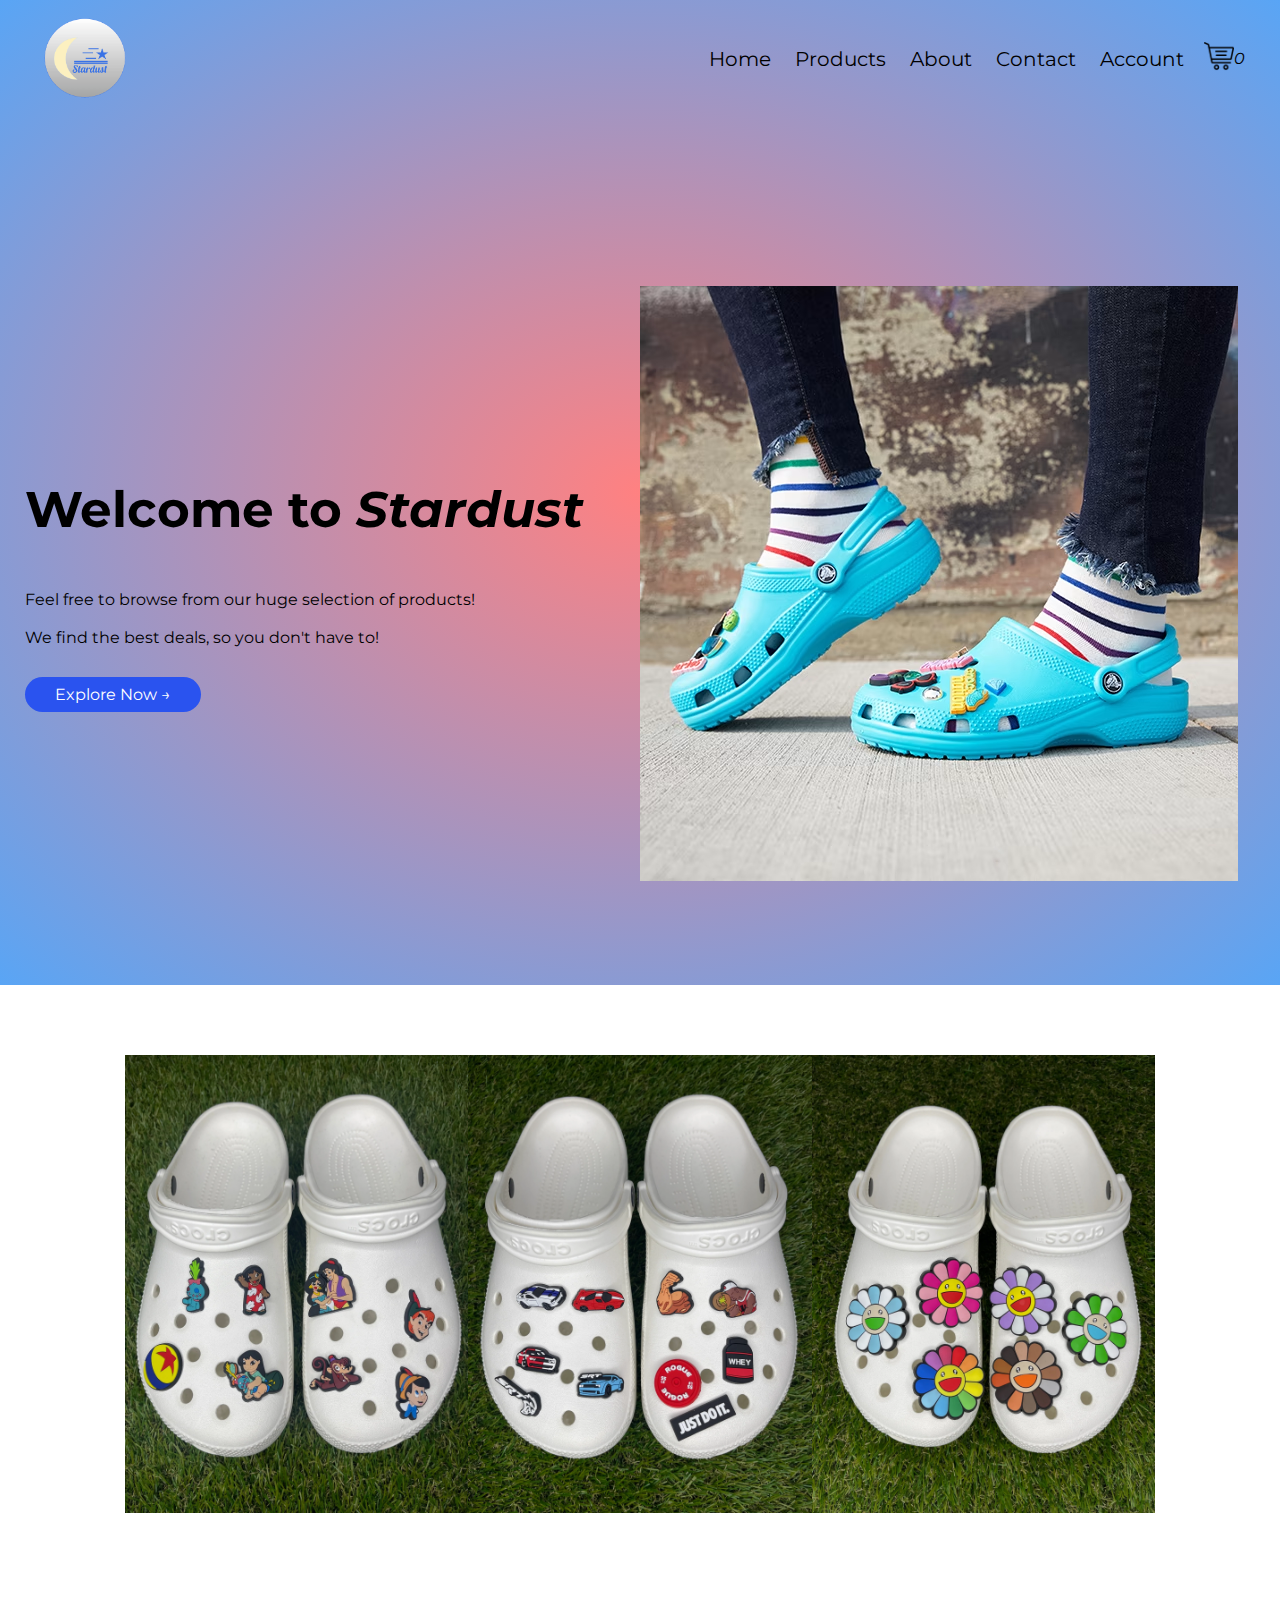
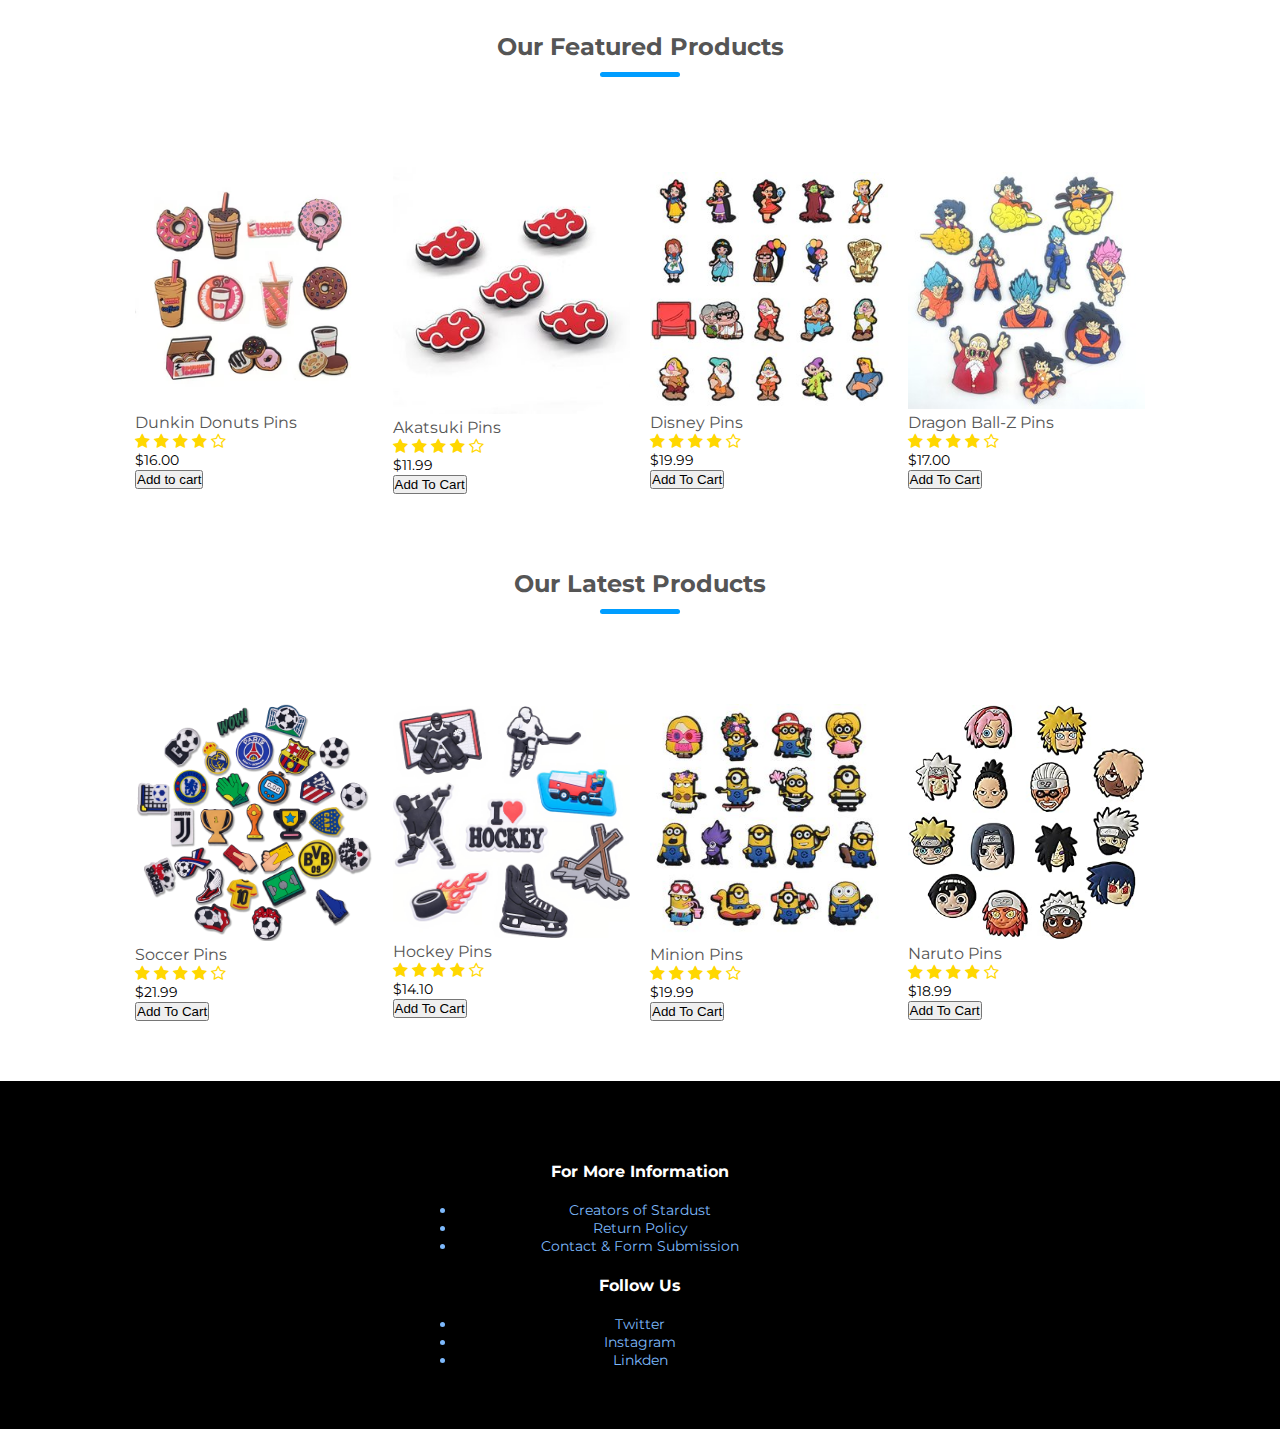
<file: index.html>
<!DOCTYPE html>
<html lang="en">
<head>
  <meta charset="UTF-8">
  <meta name="viewport" content="width=device-width,
    initial-scale=1.0"> <!--view for smartphone devices-->
  <title>Crusader Store</title>
  <link rel="stylesheet" href="css/homepage.css">

  <link rel="preconnect" href="https://fonts.googleapis.com">
  <link rel="preconnect" href="https://fonts.gstatic.com" crossorigin>

  <link rel="stylesheet" href="https://fonts.googleapis.com/css2?family=Montserrat:wght@300;600;700&display=swap">
  <link rel="stylesheet"
        href="https://cdnjs.cloudflare.com/ajax/libs/font-awesome/4.7.0/css/font-awesome.css">
</head>
<body>
<!----- Front page ----->
<div class="header">

  <div class="container">
    <div class="navbar">
      <div class="logo">
        <img src="img/StardustTwo.png" width="100px">
      </div>
      <nav>
        <ul id="MenuItems">
          <li><a href="">Home</a></li>
          <li><a href="">Products</a></li>
          <li><a href="">About</a></li>
          <li><a href="https://docs.google.com/forms/d/e/1FAIpQLScZb8dYWAcuYCuGjaskCwGuQhJw6bmu4Desuj2wEZ9Nxt5Cig/viewform?usp=sf_link">
            Contact</a></li>
          <li><a href="">Account</a></li>
        </ul>
      </nav>

      <a href="cart.html"><img href="cart.html" src="img/cart.png" width="30px" height="30px"></a>
      <!--span class="badge">0</span-->

      <img src="img/menuIcon.png" class="menu-icon"
           onclick="toggleMenu()">
      <!--toggle menu bar, when clicking on the menuIcon-->
      <form>

        <i id="cartcounter" class="badge"></i>

      </form>



    </div>
    <div class="row">
      <div class="col-2">
        <h1>Welcome to <i>Stardust</i></h1>
        <p>Feel free to browse from our huge selection of products!
          <br>
          <br>
          We find the best deals, so you don't have to!</p>
        
        <section id="section-1"> 
          <a href="#section-2" class="btn" > Explore Now &#8594; </a>
        </section>
        <!--The Explore Now btn, is in id=Section1 and when clicked, is href linked 
        to id=section2. Allowing for a 'scroll down' like feature.
        (Section2 is connected to the featured products page)-->

      </div>
      <div class="col-2">
        <img src="img/frontPageCrocs.jpeg">
      </div>
    </div>


  </div>
</div>


<!----- Categories ----->
<div class="categories">
  <div class="small-container">
    <div class="row">
      <div class="col-3">
        <img src="img/showcase.jpeg">
      </div>

      <div class="col-3">
        <img src="img/showcase2.jpeg">
      </div>

      <div class="col-3">
        <img src="img/showcase3.jpeg">
      </div>

    </div>
  </div>
</div>

<!----- Products ----->
<div class="small-container">
  <section id="section-2">
    <h2 class="title">Our Featured Products</h2>
  </section>
  <div class="row">


    <div class="col-4">
      <img src="img/pinsDD.jpeg">
      <h4>Dunkin Donuts Pins</h4>
      <div class="rating">
        <i class="fa fa-star"></i>
        <i class="fa fa-star"></i>
        <i class="fa fa-star"></i>
        <i class="fa fa-star"></i>
        <i class="fa fa-star-o"></i>
      </div>
      <p>$16.00</p>
      <!--Add to cart feature-->
      <button onclick="addClick(item1)">Add to cart</button>
    </div>

    <div class="col-4">
      <img src="img/pinsAkatsuki.jpeg">
      <h4>Akatsuki Pins</h4>
      <div class="rating">
        <i class="fa fa-star"></i>
        <i class="fa fa-star"></i>
        <i class="fa fa-star"></i>
        <i class="fa fa-star"></i>
        <i class="fa fa-star-o"></i>
      </div>
      <p>$11.99</p>
      <button onclick="addClick(item2)"> Add To Cart</button>
    </div>

    <div class="col-4">
      <img src="img/pinsDisney.jpeg">
      <h4>Disney Pins</h4>
      <div class="rating">
        <i class="fa fa-star"></i>
        <i class="fa fa-star"></i>
        <i class="fa fa-star"></i>
        <i class="fa fa-star"></i>
        <i class="fa fa-star-o"></i>
      </div>
      <p>$19.99</p>
      <button onclick="addClick(item3)"> Add To Cart</button>
    </div>

    <div class="col-4">
      <img src="img/pinsDragonBall.jpeg">
      <h4>Dragon Ball-Z Pins</h4>
      <div class="rating">
        <i class="fa fa-star"></i>
        <i class="fa fa-star"></i>
        <i class="fa fa-star"></i>
        <i class="fa fa-star"></i>
        <i class="fa fa-star-o"></i>
      </div>
      <p>$17.00</p>
      <button onclick="addClick(item4)"> Add To Cart</button>
    </div>

  </div>
  <h2 class="title"> Our Latest Products</h2>
  <div class="row">


    <div class="col-4">
      <img src="img/pinsFutbol.jpeg">
      <h4>Soccer Pins</h4>
      <div class="rating">
        <i class="fa fa-star"></i>
        <i class="fa fa-star"></i>
        <i class="fa fa-star"></i>
        <i class="fa fa-star"></i>
        <i class="fa fa-star-o"></i>
      </div>
      <p>$21.99</p>
      <button onclick="addClick(item5)"> Add To Cart</button>
    </div>

    <div class="col-4">
      <img src="img/pinsHockey.jpg">
      <h4>Hockey Pins</h4>
      <div class="rating">
        <i class="fa fa-star"></i>
        <i class="fa fa-star"></i>
        <i class="fa fa-star"></i>
        <i class="fa fa-star"></i>
        <i class="fa fa-star-o"></i>
      </div>
      <p>$14.10</p>
      <button onclick="addClick(item6)"> Add To Cart</button>
    </div>

    <div class="col-4">
      <img src="img/pinsMinion.jpeg">
      <h4>Minion Pins</h4>
      <div class="rating">
        <i class="fa fa-star"></i>
        <i class="fa fa-star"></i>
        <i class="fa fa-star"></i>
        <i class="fa fa-star"></i>
        <i class="fa fa-star-o"></i>
      </div>
      <p>$19.99</p>
      <button onclick="addClick(item7)"> Add To Cart</button>
    </div>

    <div class="col-4">
      <img src="img/pinsNaruto.jpg">
      <h4>Naruto Pins</h4>
      <div class="rating">
        <i class="fa fa-star"></i>
        <i class="fa fa-star"></i>
        <i class="fa fa-star"></i>
        <i class="fa fa-star"></i>
        <i class="fa fa-star-o"></i>
      </div>
      <p>$18.99</p>
      <button onclick= "addClick(item8)"> Add To Cart</button>
    </div>

  </div>
</div>


<!----------footer------------------->
<div class="footer">
  <div class="container">
    <div class="row">
      <div class="footer-col-1">
        <h3><!--something--></h3>

        <div class="footer-col-3">
          <h3>For More Information</h3>
          <ul>
            <li><a href="">Creators of Stardust</a></li>
            <li><a href="">Return Policy</a></li>
            <li><a href="https://docs.google.com/forms/d/e/1FAIpQLScZb8dYWAcuYCuGjaskCwGuQhJw6bmu4Desuj2wEZ9Nxt5Cig/viewform?usp=sf_link">
              Contact & Form Submission</a></li>
          </ul>
        </div>
        <div class="footer-col-4">
          <h3>Follow Us</h3>
          <ul>
            <li><a href="">Twitter</a></li>
            <li><a href="">Instagram</a></li>
            <li>Linkden</li>
          </ul>
        </div>
      </div>
    </div>
  </div>
</div>

<!--JavaScript for menu toggle-->
<script>
  var MenuItems = document.getElementById("MenuItems");
  MenuItems.style.maxHeight = "0px";
  function toggleMenu(){
    if(MenuItems.style.maxHeight == "0px"){
      MenuItems.style.maxHeight = "200px";
    } else {
      MenuItems.style.maxHeight = "0px";
    }
  }
</script>

<!-- JS for adding to cart number value (notification number) -->
<script src="js/cart-data-handler.js"></script>
<script>
  loadCart();                                                 //will load cart in case there is one saved already
  cartcount = getCartSize().toString();
  document.getElementById("cartcounter").innerHTML = cartcount;


  const item1 = new item(1,"img/pinsDD.jpeg","Dunkin Donuts Pins",16.00,1);     //create individual items for each add to cart button
  const item2 = new item(2,"img/pinsAkatsuki.jpeg","Akatsuki Pins",11.99,1);
  const item3 = new item(3,"img/pinsDisney.jpeg","Disney Pins",19.99,1);
  const item4 = new item(4,"img/pinsDragonBall.jpeg","Dragon Ball-Z Pins",17.00,1);
  const item5 = new item(5,"img/pinsFutbol.jpeg","Soccer Pins",21.99,1);
  const item6 = new item(6,"img/pinsHockey.jpg","Hockey Pins",14.10,1);
  const item7 = new item(7,"img/pinsMinion.jpeg","Minion Pins",19.99,1);
  const item8 = new item(8,"img/pinsNaruto.jpg","Naruto Pins",18.99,1);

  function addClick(the_item){                                              //function takes item and adds it to cart, it will increment cart counter if item is unique
    addItem(the_item);
    cartcount = getCartSize().toString();
    document.getElementById("cartcounter").innerHTML = cartcount;
    saveCart();
    console.log("Item added");
  }
  console.log("Script finished")
</script>


</body>
</html>
</file>
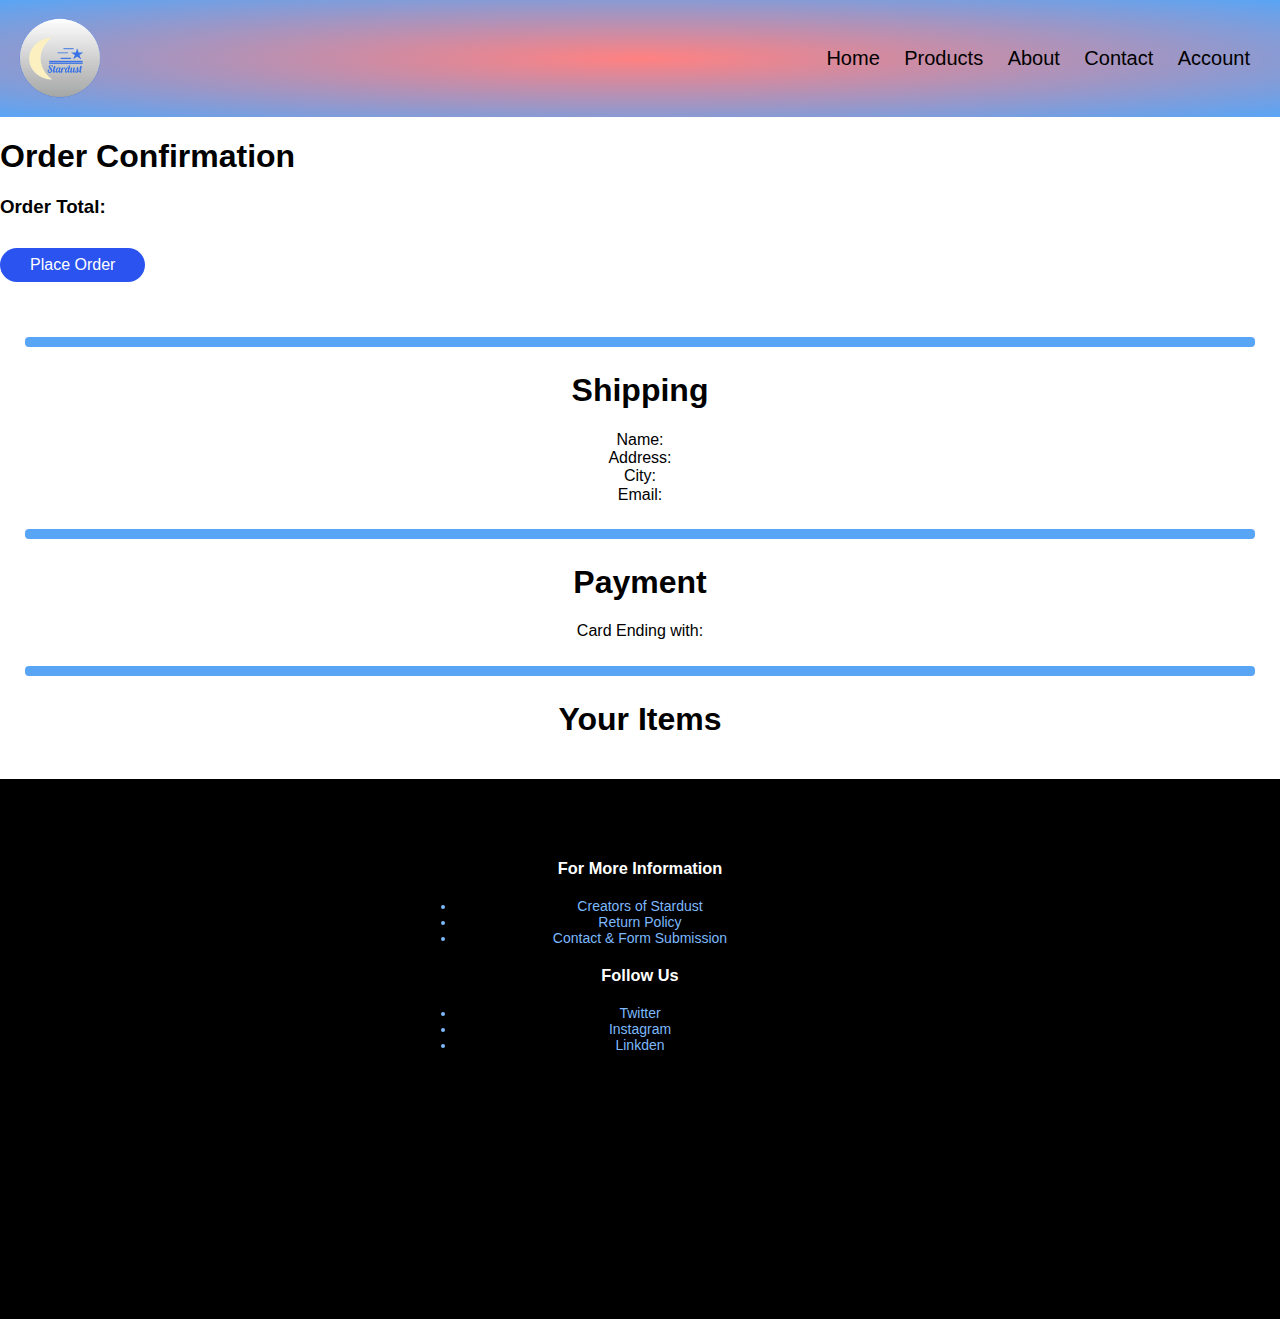
<file: checkout.html>
<!doctype html>
<html class="no-js" lang="">

<head>
  <meta charset="utf-8">
  <title></title>
  <meta name="description" content="">
  <meta name="viewport" content="width=device-width, initial-scale=1">

  <meta property="og:title" content="">
  <meta property="og:type" content="">
  <meta property="og:url" content="">
  <meta property="og:image" content="">

  <!-- Place favicon.ico in the root directory -->

  <link rel="stylesheet" href="css/normalize.css">
  <link rel="stylesheet" href="css/checkout.css">
  <link rel="stylesheet" href="css/cart.css">
  <link rel="stylesheet" href="css/homepage.css">
  <meta name="theme-color" content="#fafafa">
</head>

<body>

  <!-- Add your site or application content here -->
  <header>
    <div id="logo">
      <div class="cart-container">
        <div class="header">
          <div class="navbar">
            <div class="logo">
              <a href="HomePageDraft3.html">
                <img src="img/StardustTwo.png" width="100px">
              </a>
            </div>
            <nav>
              <ul id="MenuItems">
                <li><a href="">Home</a></li>
                <li><a href="">Products</a></li>
                <li><a href="">About</a></li>
                <li><a href="">Contact</a></li>
                <li><a href="">Account</a></li>
              </ul>
            </nav>

    </header>
  <main class="main">
   <div class="order-confirm">
     <h1>Order Confirmation</h1>
     <h3 id="total">Order Total:</h3>
     <button type="button" class="btn" onclick="sendOrder()">Place Order</button>
   </div>
   <div class="outer-box">
     <hr class="hr">
    <div class="section">
      <h1>Shipping</h1>
      <p id="name">Name:</p>
      <p id="address">Address:</p>
      <p id="city"> City:</p>
      <p id="email">Email:</p>
    </div>
     <hr class="hr">
     <div class="section">
       <h1>Payment</h1>
       <p id="card">Card Ending with:</p>
     </div>
     <hr class="hr">
     <div class="section">
       <h1>Your Items</h1>
       <div class="small-container cart-page">
         <table id= "cart-table">

         </table>
       </div>
     </div>
   </div>



  </main>
  <footer>
    <div class="footer">
      <div class="container">
        <div class="row">
          <div class="footer-col-1">
            <h3><!--something--></h3>

            <div class="footer-col-3">
              <h3>For More Information</h3>
              <ul>
                <li><a href="">Creators of Stardust</a></li>
                <li><a href="">Return Policy</a></li>
                <li><a href="https://docs.google.com/forms/d/e/1FAIpQLScZb8dYWAcuYCuGjaskCwGuQhJw6bmu4Desuj2wEZ9Nxt5Cig/viewform?usp=sf_link">
                  Contact & Form Submission</a></li>
              </ul>
            </div>
            <div class="footer-col-4">
              <h3>Follow Us</h3>
              <ul>
                <li><a href="">Twitter</a></li>
                <li><a href="">Instagram</a></li>
                <li>Linkden</li>
              </ul>
            </div>
          </div>
        </div>
      </div>
    </div>
  </footer>
  <script src="js/customer-data-handler.js"></script>
  <script src="js/cart-data-handler.js"></script>



  <script>
    cart = loadCart()
    customer = readCustomer()
    payment = readPayment()

    let address = customer.customer_address + "\n"
    let city = customer.customer_city + ", " + customer.customer_state + ", " + customer.customer_zip + "\n"
    let order = ""

    document.getElementById("total").innerHTML = "Order Total: " + getCartTotal()
    document.getElementById("name").innerHTML = "Name:" + customer.customer_name
    document.getElementById("address").innerHTML = "Address:" + customer.customer_address

    document.getElementById("city").innerHTML = customer.customer_city + ", " + customer.customer_state + ", " + customer.customer_zip
    document.getElementById("email").innerHTML = "Email: " + customer.customer_email
    document.getElementById("card").innerHTML = "Card Number ending with: " + payment.card_num.substring(payment.card_num.length - 4)

    let newItemTr;
    //---------------------//
    let newProductTd;
    let newDivCartInfo;
    let newImg;
    let newInfoDiv;
    let newNameP;
    let newSpan;
    let newLineBreak;
    //---------------------//
    let newQuantityTd;
    let newQuantityInput;
    let newDeleteButton;
    let newDeleteImg
    //--------------------//
    let newSubtotalTd;

    for(let i=0;i<cart.item_array.length;i++)
    {

      order += cart.item_array[i].item_name + "  " + cart.item_array[i].item_quantity + 'x\n'


      newItemTr = document.createElement("Tr");
      newProductTd = document.createElement("Td");
      newDivCartInfo = document.createElement("div");
      newImg = document.createElement("img");
      newInfoDiv = document.createElement("div");
      newNameP = document.createElement("p");
      newSpan = document.createElement("span");
      newLineBreak = document.createElement("br");
      newQuantityTd = document.createElement("Td");
      newQuantityInput = document.createElement("p");

      newSubtotalTd = document.createElement("Td");


      newItemTr.id = "item_div" + i;
      newDivCartInfo.classList.add("cart-info");
      newImg.src = cart.item_array[i].item_img;
      newNameP.innerHTML = cart.item_array[i].item_name;

      //newSpan.classList.add("cart-price cart-column");
      newSpan.innerHTML = "$" + cart.item_array[i].item_price;

      //newQuantityTd.classList.add("cart-quantity cart column");
      newQuantityInput.id = "quant_div" + i;
      newQuantityInput.classList.add("cart-quantity-input");
      newQuantityInput.innerHTML = 'Quantity:' + cart.item_array[i].item_quantity;


      newSubtotalTd.id = "subtotal_div" + i;
      newSubtotalTd.innerHTML = "$" + cart.item_array[i].item_quantity * cart.item_array[i].item_price ;


      document.getElementById("cart-table").appendChild(newItemTr);

      newItemTr.appendChild(newProductTd);
      newProductTd.appendChild(newDivCartInfo);
      newDivCartInfo.appendChild(newImg);
      newDivCartInfo.appendChild(newInfoDiv);
      newInfoDiv.append(newNameP);
      newInfoDiv.appendChild(newSpan);
      newInfoDiv.appendChild(newLineBreak);

      newItemTr.appendChild(newQuantityTd);
      newQuantityTd.appendChild(newQuantityInput);

      newItemTr.appendChild(newSubtotalTd);

    }

    function sendOrder ()
    {
      let orderString = address + city + order
        document.location.href = "mailto:StardustCrusaders@gmail.com?subject="
                + encodeURIComponent("Your order")
                + "&body=" + encodeURIComponent(orderString);

    }


  </script>

</body>

</html>
</file>
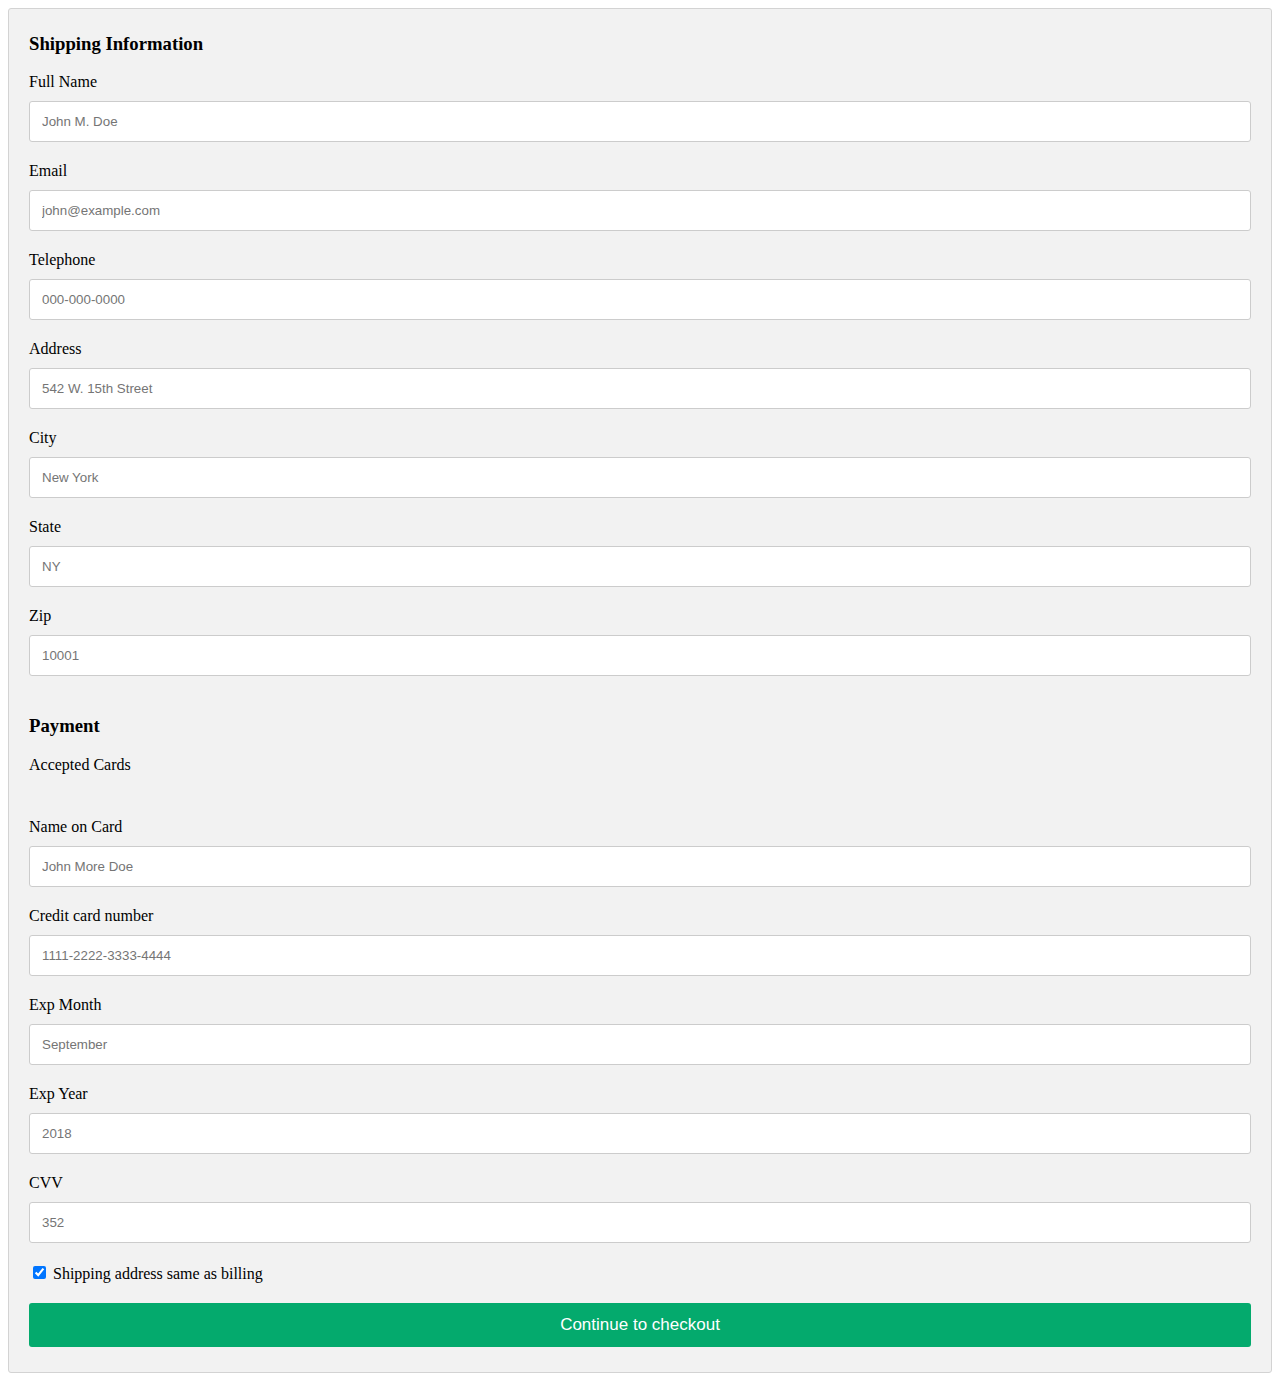
<file: payment.html>
<html lang="en">
<head>
  <meta charset="UTF-8">
  <link rel="stylesheet" href="css/payment.css">
  <title>Payment Page</title>
</head>
<body>

<div class="row">
  <div class="col-75">
    <div class="container">

        <div class="row">
          <div class="col-50">
            <h3>Shipping Information</h3>
            <label for="fname"><i class="fa fa-user"></i> Full Name</label>
            <input type="text" id="fname" name="fullname" placeholder="John M. Doe">
            <label for="email"><i class="fa fa-envelope"></i> Email</label>
            <input type="text" id="email" name="email" placeholder="john@example.com">
            <label for="telephone"><i class="fa fa-envelope"></i> Telephone</label>
            <input type="text" id="telephone" name="telephone" placeholder="000-000-0000">
            <label for="adr"><i class="fa fa-address-card-o"></i> Address</label>
            <input type="text" id="adr" name="address" placeholder="542 W. 15th Street">
            <label for="city"><i class="fa fa-institution"></i> City</label>
            <input type="text" id="city" name="city" placeholder="New York">

            <div class="row">
              <div class="col-50">
                <label for="state">State</label>
                <input type="text" id="state" name="state" placeholder="NY">
              </div>
              <div class="col-50">
                <label for="zip">Zip</label>
                <input type="text" id="zip" name="zip" placeholder="10001">
              </div>
            </div>
          </div>

          <div class="col-50">
            <h3>Payment</h3>
            <label for="fname">Accepted Cards</label>
            <div class="icon-container">
              <i class="fa fa-cc-visa" style="color:navy;"></i>
              <i class="fa fa-cc-amex" style="color:blue;"></i>
              <i class="fa fa-cc-mastercard" style="color:red;"></i>
              <i class="fa fa-cc-discover" style="color:orange;"></i>
            </div>
            <label for="cname">Name on Card</label>
            <input type="text" id="cname" name="cardname" placeholder="John More Doe">
            <label for="ccnum">Credit card number</label>
            <input type="text" id="ccnum" name="cardnumber" placeholder="1111-2222-3333-4444">
            <label for="expmonth">Exp Month</label>
            <input type="text" id="expmonth" name="expmonth" placeholder="September">

            <div class="row">
              <div class="col-50">
                <label for="expyear">Exp Year</label>
                <input type="text" id="expyear" name="expyear" placeholder="2018">
              </div>
              <div class="col-50">
                <label for="cvv">CVV</label>
                <input type="text" id="cvv" name="cvv" placeholder="352">
              </div>
            </div>
          </div>

        </div>
        <label>
          <input type="checkbox" checked="checked" name="sameadr"> Shipping address same as billing
        </label>
        <input type="submit" value="Continue to checkout" class="btn" onclick="submit()">
    </div>
  </div>

  <script src="js/customer-data-handler.js"></script>
  <script>
    function submit()
    {
      let name = document.getElementById("fname").value;
      let email = document.getElementById("email").value;
      let telephone = document.getElementById("telephone").value;
      let address = document.getElementById("adr").value;
      let city = document.getElementById("city").value;
      let state = document.getElementById("state").value;
      let zipcode = document.getElementById("zip").value;
      let card_name = document.getElementById("cname").value;
      let card_num = document.getElementById("ccnum").value;
      let exp_month = document.getElementById("expmonth").value;
      let exp_year = document.getElementById("expyear").value;
      let cvv = document.getElementById("cvv").value;

      constructCust(name,telephone,email,address,city,state,zipcode);
      constructPay(card_name,card_num,exp_month,cvv,exp_year);
      submitForm(customer,payment);
      console.log(readCustomer().customer_name);
      window.location.replace("checkout.html");
    }
  </script>



</body>
</html>
</file>
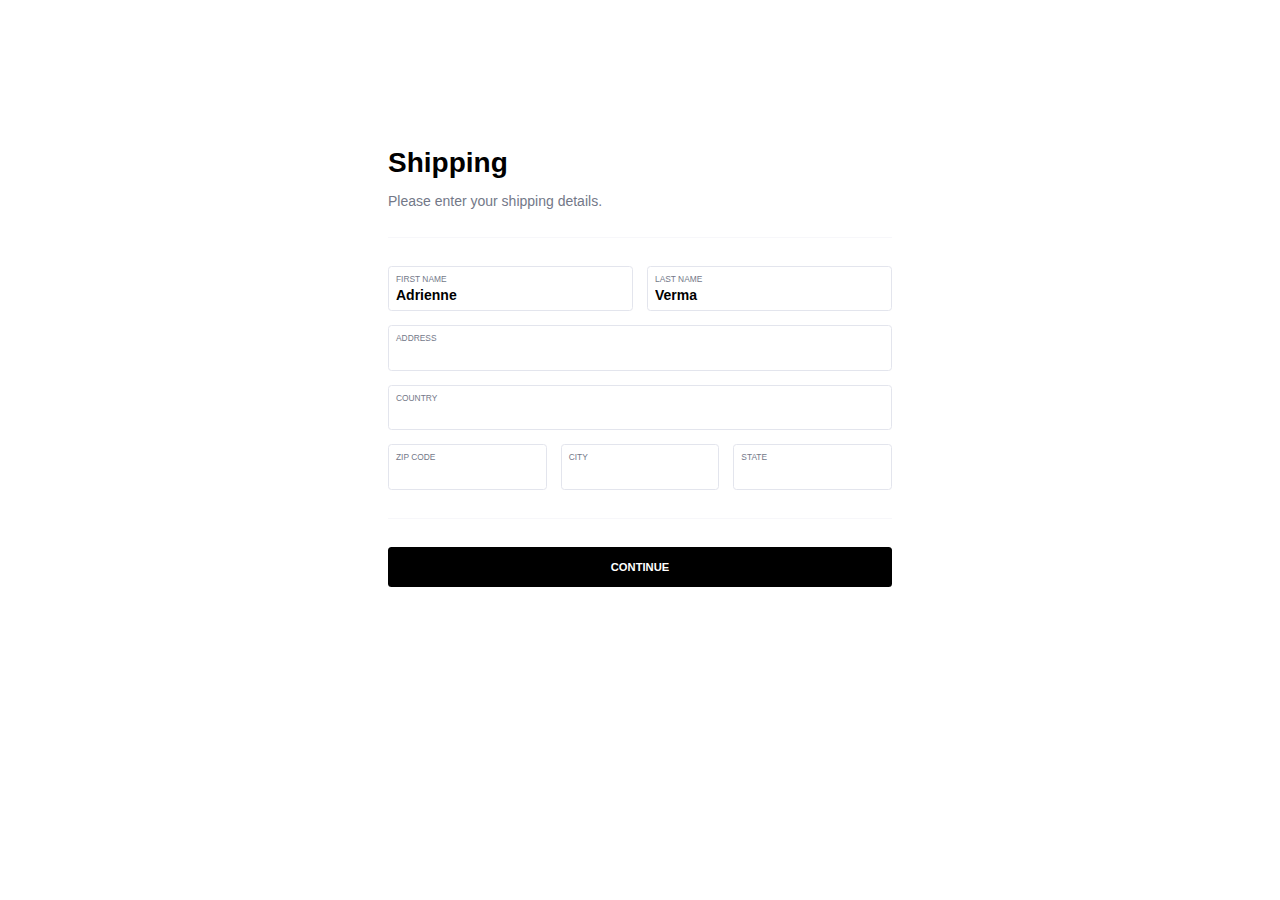
<file: shipping.html>
<html lang="en">
<head>
  <meta charset="UTF-8">
  <link rel="stylesheet" href="css/shipping.css">
    <title>Shipping Page</title>
</head>
<body>

<div class="container">
  <h1>Shipping</h1>
  <p>Please enter your shipping details.</p>
  <hr />
  <div class="form">

    <div class="fields fields--2">
      <label class="field">
        <span class="field__label" for="firstname">First name</span>
        <input class="field__input" type="text" id="firstname" value="Adrienne" />
      </label>
      <label class="field">
        <span class="field__label" for="lastname">Last name</span>
        <input class="field__input" type="text" id="lastname" value="Verma" />
      </label>
    </div>
    <label class="field">
      <span class="field__label" for="address">Address</span>
      <input class="field__input" type="text" id="address" />
    </label>
    <label class="field">
      <span class="field__label" for="country">Country</span>
      <select class="field__input" id="country">
        <option value=""></option>
        <option value="unitedstates">United States</option>
      </select>
    </label>
    <div class="fields fields--3">
      <label class="field">
        <span class="field__label" for="zipcode">Zip code</span>
        <input class="field__input" type="text" id="zipcode" />
      </label>
      <label class="field">
        <span class="field__label" for="city">City</span>
        <input class="field__input" type="text" id="city" />
      </label>
      <label class="field">
        <span class="field__label" for="state">State</span>
        <select class="field__input" id="state">
          <option value=""></option>
        </select>
      </label>
    </div>
  </div>
  <hr>
  <button class="button">Continue</button>
</div>

</body>
</html>
</file>
<file: css/homepage.css>
*{
    margin: 0;
    padding: 0;
    box-sizing: border-box;
}

body{
    font-family: 'Montserrat', sans-serif;
}

.navbar{
    display: flex;
    align-items: center;
    padding: 10px;
}

nav{
    flex: 1;
    text-align: right;
}

nav ul{
    display: inline-block;
    list-style-type: none;
}

nav ul li{
    display: inline-block;
    margin-right: 20px;
    font-size: 20px; /* sets size of nav list */
}
a{
    text-decoration: none;
    color: #000000; /* Sets the color of text in "header buttons" */
}

p{
    text-decoration: none;
    color: #000000; /* Sets color of paragraph statement */
}

.container{
    max-width: 1300px;
    margin: auto;
    padding-left: 25px;
    padding-right: 25px;
}

/*.cartNum {
    content: attr(data-count);
    position: relative;
    background: #d96d6d;
    height: 30px;
    top: 20px;
    right: 10px;
    width: 30px;
    text-align: center;
    line-height: 28px;
    font-size: 18px;
    border-radius: 50%;
    color: white;
    border: 1px solid #0022ff;
    font-family: sans-serif;
    font-weight: bold;
}
cart background notification badge
*/



.row{
    display: flex;
    align-items: center;
    flex-wrap: wrap;
    justify-content: space-around;
}

.col-2{
    flex-basis: 50%;
    min-width: 300px;
}

.col-2 img{
    max-width: 100%;
    padding: 100px 0; /* Sets image size of soccer player */
}

.col-2 h1{
    font-size: 50px;
    line-height: 60px;
    margin: 50px 0;
}
html{
    scroll-behavior: smooth;
}
/*hmtl corresponds with .btn class, and allows for a smooth scroll down
feature when clicking the "explore now" button on the webage*/
.btn{
    display: inline-block;
    background: #2a53ef;
    color: #fff;
    padding: 8px 30px;
    margin: 30px 0;
    border-radius: 30px;
    transition: background 0.5s;
}

.btn:hover{
    background: #343e56;
}

.header{
    background: radial-gradient(#ff8181, #59a5f5);
}

.header .row{
    margin-top: 70px; /* spaces out header title and top of page */
}

/*Below, is the design text and sizing of the sample products...
 that are connected to the categories class in the html file */
.categories{
    margin: 70px 0;
}
.col-3{
    flex: 30%;
    min-width: 250px;
    margin-bottom: 30px;
}
.col-3 img{
    width: 100%;
}
/* below, our small container has the product details with in the categories...
here I design the products featured on the home page*/
.small-container{
    max-width: 1080px;
    margin: auto;
    padding-left: 25px;
    padding-right: 25px;
}
/* linking to .col-4:hover, I am editing our product image to be
spaced out between each other by 10px and set a frame for it, to look aligned
with our website, the transition tag allows :hover, to make the image
jump Y-axis by 5 pxs and it will take 0.5sec to reach the top
of the 5th px*/
.col-4{
    flex-basis: 25%;
    padding: 10px;
    min-width: 200px;
    margin-bottom: 50px;
    transition: transform 0.5s;
}
.col-4 img{
    width: 100%;
}
/* 'title' design, here im designing 'Our Featured Products' title
 making it center and putting a rounded underline right underneath it*/
.title{
    text-align: center;
    margin: 0 auto 80px;
    position: relative;
    line-height: 60px;
    color: #555;
}
.title::after{
    content: '';
    background: #009dff;
    width: 80px;
    height: 5px;
    border-radius: 5px;
    position: absolute;
    bottom: 0;
    left: 50%;
    transform: translatex(-50%);
}
/* h4, col-4 and rating, I am changing the font size of the title
 of the product as well as the color, also changing the
 color of the star rating.*/
h4{
    color: #555;
    font-weight: normal;
}
.col-4 p{
    font-size: 14px;
}
.rating .fa{
    color: gold;
}
/*When hovering over the product,
it will slightly move up by 5 pixels, giving it a hover effect
linking to col-4 it will take 0.5sec to reach its 5th pixel,
to get a longer floating effect as well*/
.col-4:hover{
    transform: translateY(-5px);
}

/*Footer design */
.footer{
    background:#000;
    color:#8a8a8a;
    font-size: 14px;
    padding: 60px 0 20px;
}
/*Edit of the paragraph text and background color and margin
space in the footer*/
.footer a{
    color: #7db9fc;
}
.footer p{
    color: #8a8a8a;
}
.footer h3{
    color: #fff;
    margin-bottom: 20px;
}
.footer-col-1, .footer-col-3, .footer-col-4{
    min-width: 250px;
    margin-bottom: 20px;
}
.footer-col-1{
    flex-basis: 30%;
}
.footer-col-3, .footer-col-4{
    flex-basis: 12%;
    text-align: center;
}
/* Edits(or can remove) bullet points of the paragraph text */
ul{
    /* list-style-type: none(circle,square...) ; */
    color: #7db9fc;
}

/* Here im adding/editing a menu-icon tab, so that when
the webpage is minimized to a certain window size, a smaller
option will appear*/
.menu-icon{
    width: 28px;
    margin-left: 20px;
    display: none;
}
/*media menu*/
@media only screen and (max-width:700px){
    /* ^sets at what size window the menu appears^ */
    nav ul{
        position: absolute;
        top: 70px;
        left: 0;
        background: #333;
        width: 100%;
        overflow: hidden;
        transition: max-height 0.5s;
    }
    nav ul li{
        display: block;
        margin-right: 50px;
        margin-top: 10px;
        margin-bottom: 10px;
    }
    nav ul li a{
        color: #ffffff;
    }
    .menu-icon{
        display: block;
        cursor: pointer;
    }
}

/*Media for less than 600px screen size aka apple/android smart phones */
@media only screen and (max-width:600px){
    .row{
        text-align: center;
    }
    .col-2, .col-3, .col-4{
        flex-basis: 100%;

    }
}
</file>
<file: css/checkout.css>
.main{
    font-family: 'Montserrat', sans-serif;
}

.hr{
    border-radius: 4px;
    border: 5px solid #59a5f5;
    margin: 25px;
}

.section{
    text-align:  center;
    margin: 20px;
}

.cart-info{
    display: flex;
    flex-wrap: wrap;

}
</file>
<file: css/cart.css>
*{
    margin: 0;
    padding: 0;
    box-sizing: border-box;
}



        <!----- cart item details ----------------->


    .cart-container{
         max-width: 1300px;
         margin: auto;
    }


            .cart-page{
                margin: 80px auto;
            }
            table{

                width:100%;
                border-collapse: collapse;
                margin-bottom: 20px;
                white-space: nowrap;
             }




            .cart-info{
                display: flex;
                flex-wrap: wrap;

            }


            th{
               text-align:  left;
               color: #ffffff;
               background: #B0E0E6;
               font-size: 25px;
               font-wegiht: normal;
            }
            td button{
                width:1px;
                height:30px;
                padding: 5px;
                background: #fff;
                }
            td{
                padding: 10px 5px;
                }
            td input{
                width:50px;
                height: 50px;
                padding: 5px;
                }
            td a{
                color: #ff523b;
                font-size:12px;
            }
            td img{
                width: 80px;
                height: 80px;
                margin-right: 10px;
                }

            .total-price{
             display: flex;
             justify-content: flex-end;
             }

             .total-price table{
             border-top: 3px solid #ff523b;
              width: 100%;
              max-width: 350px;
              }

            .btn{
            color: white;
            background: none;
            padding: 5px;
            margin: 5px;
            border: none;
            border-radius: 0px
            bottom: 30px;
            }

            .btn:hover{
                background: none;
            }


        .check-out-btn{
             display: flex;
             justify-content: flex-end;
             }
            .check-out{
                display: inline-block;
                background: #2a53ef;
                color: #fff;
                padding: 8px 30px;
                border-radius: 30px;
                transition: background 0.5s;
                 width:100%;
                 max-width:350px;
                border-collapse: collapse;
               margin-bottom: 20px;
               white-space: pre-line;


            }

            .check-out:hover{
                          background: #343e56;
                      }

            .footer{
                position: relative;
                min-height:60vh
            }
</file>
<file: css/payment.css>
.row {
  display: -ms-flexbox; /* IE10 */
  display: flex;
  -ms-flex-wrap: wrap; /* IE10 */
  flex-wrap: wrap;
  margin: 0 -16px;
}

.col-25 {
  -ms-flex: 25%; /* IE10 */
  flex: 25%;
}

.col-50 {
  -ms-flex: 50%; /* IE10 */
  flex: 50%;
}

.col-75 {
  -ms-flex: 75%; /* IE10 */
  flex: 75%;
}

.col-25,
.col-50,
.col-75 {
  padding: 0 16px;
}

.container {
  background-color: #f2f2f2;
  padding: 5px 20px 15px 20px;
  border: 1px solid lightgrey;
  border-radius: 3px;
}

input[type=text] {
  width: 100%;
  margin-bottom: 20px;
  padding: 12px;
  border: 1px solid #ccc;
  border-radius: 3px;
}

label {
  margin-bottom: 10px;
  display: block;
}

.icon-container {
  margin-bottom: 20px;
  padding: 7px 0;
  font-size: 24px;
}

.btn {
  background-color: #04AA6D;
  color: white;
  padding: 12px;
  margin: 10px 0;
  border: none;
  width: 100%;
  border-radius: 3px;
  cursor: pointer;
  font-size: 17px;
}

.btn:hover {
  background-color: #45a049;
}

span.price {
  float: right;
  color: grey;
}

@media (max-width: 800px) {
  .row {
    flex-direction: column-reverse;
  }
  .col-25 {
    margin-bottom: 20px;
  }
}
</file>
<file: css/shipping.css>
@import url("https://rsms.me/inter/inter.css");

:root {
  --color-gray: #737888;
  --color-lighter-gray: #e3e5ed;
  --color-light-gray: #f7f7fa;
}

*,
*:before,
*:after {
  box-sizing: inherit;
}


html {
  font-family: "Inter", sans-serif;
  font-size: 14px;
  box-sizing: border-box;
}

@supports (font-variation-settings: normal) {
  html {
    font-family: "Inter var", sans-serif;
  }
}

body {
  margin: 0;
}

h1 {
  margin-bottom: 1rem;
}

p {
  color: var(--color-gray);
}

hr {
  height: 1px;
  width: 100%;
  background-color: var(--color-light-gray);
  border: 0;
  margin: 2rem 0;
}

.container {
  max-width: 40rem;
  padding: 10vw 2rem 0;
  margin: 0 auto;
  height: 100vh;
}

.form {
  display: grid;
  grid-gap: 1rem;
}

.field {
  width: 100%;
  display: flex;
  flex-direction: column;
  border: 1px solid var(--color-lighter-gray);
  padding: .5rem;
  border-radius: .25rem;
}

.field__label {
  color: var(--color-gray);
  font-size: 0.6rem;
  font-weight: 300;
  text-transform: uppercase;
  margin-bottom: 0.25rem
}

.field__input {
  padding: 0;
  margin: 0;
  border: 0;
  outline: 0;
  font-weight: bold;
  font-size: 1rem;
  width: 100%;
  -webkit-appearance: none;
  appearance: none;
  background-color: transparent;
}
.field:focus-within {
  border-color: #000;
}

.fields {
  display: grid;
  grid-gap: 1rem;
}
.fields--2 {
  grid-template-columns: 1fr 1fr;
}
.fields--3 {
  grid-template-columns: 1fr 1fr 1fr;
}

.button {
  background-color: #000;
  text-transform: uppercase;
  font-size: 0.8rem;
  font-weight: 600;
  display: block;
  color: #fff;
  width: 100%;
  padding: 1rem;
  border-radius: 0.25rem;
  border: 0;
  cursor: pointer;
  outline: 0;
}
.button:focus-visible {
  background-color: #333;
}
</file>
